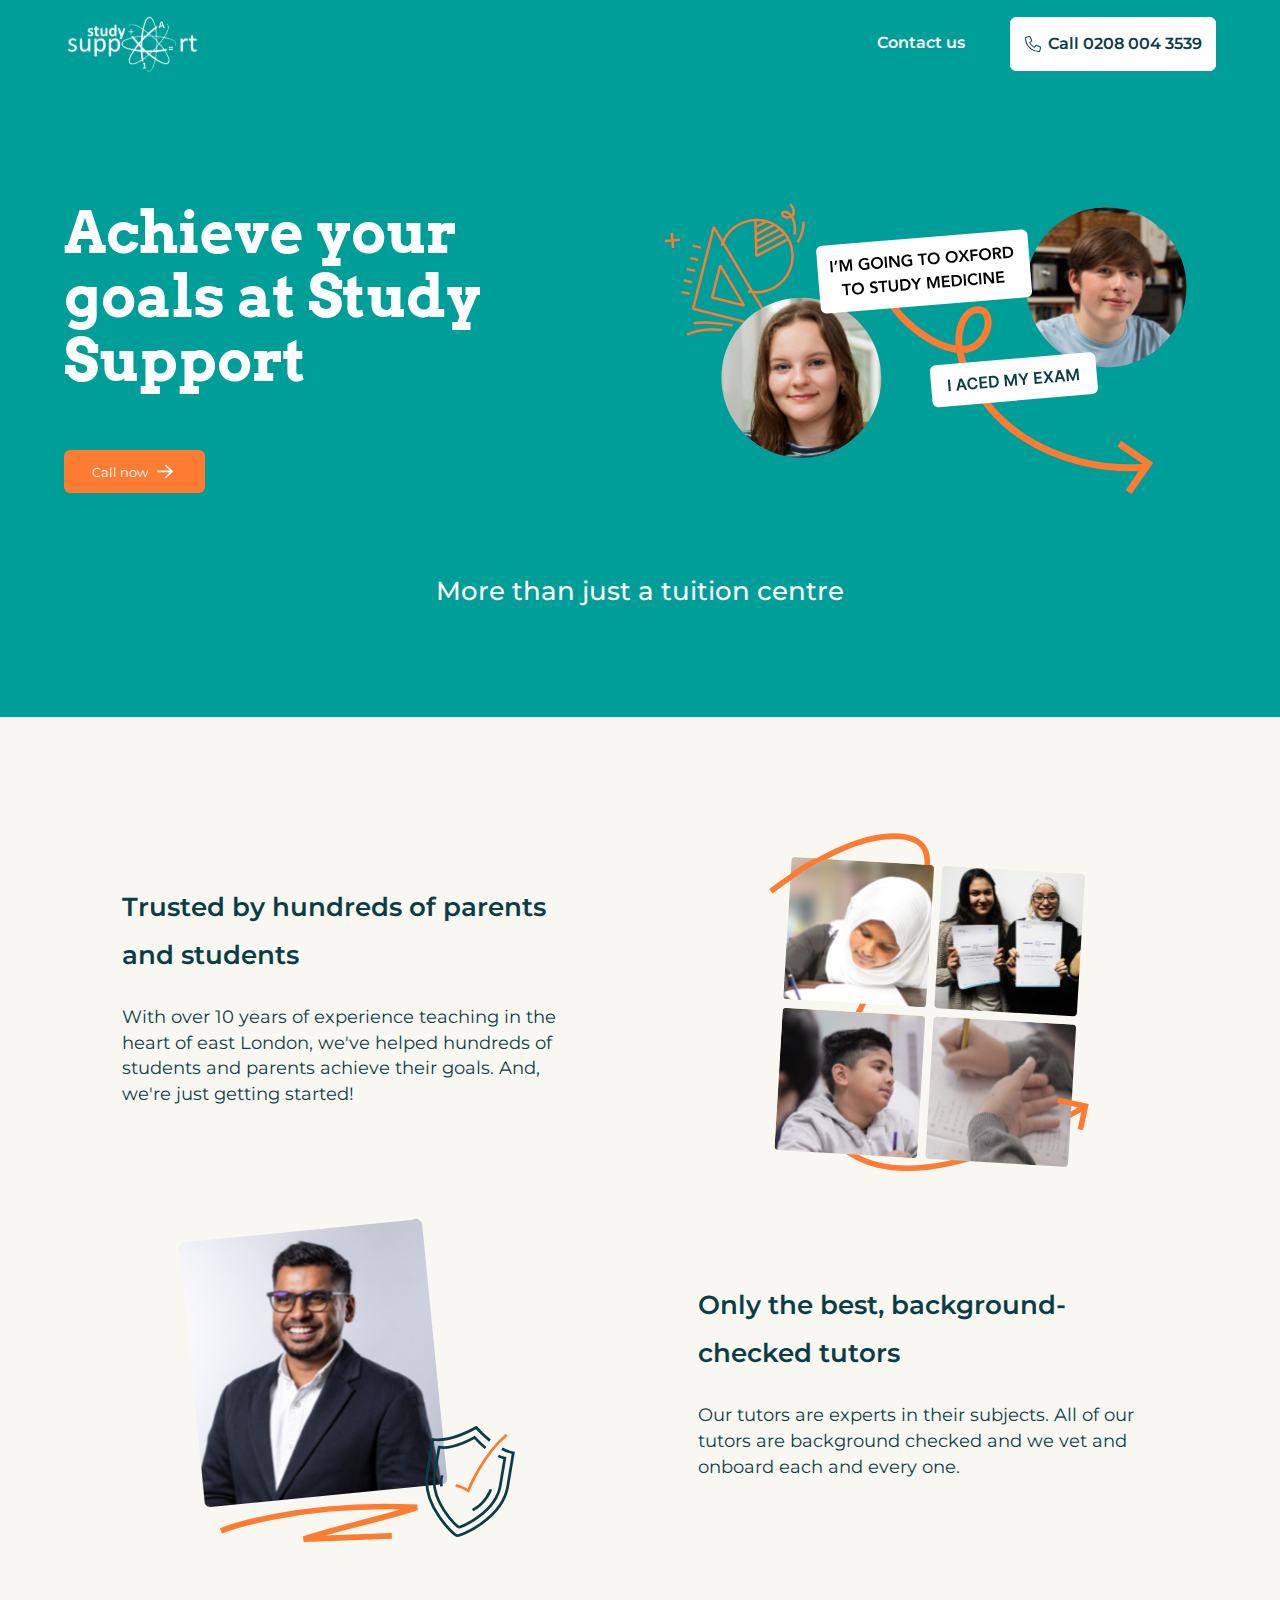
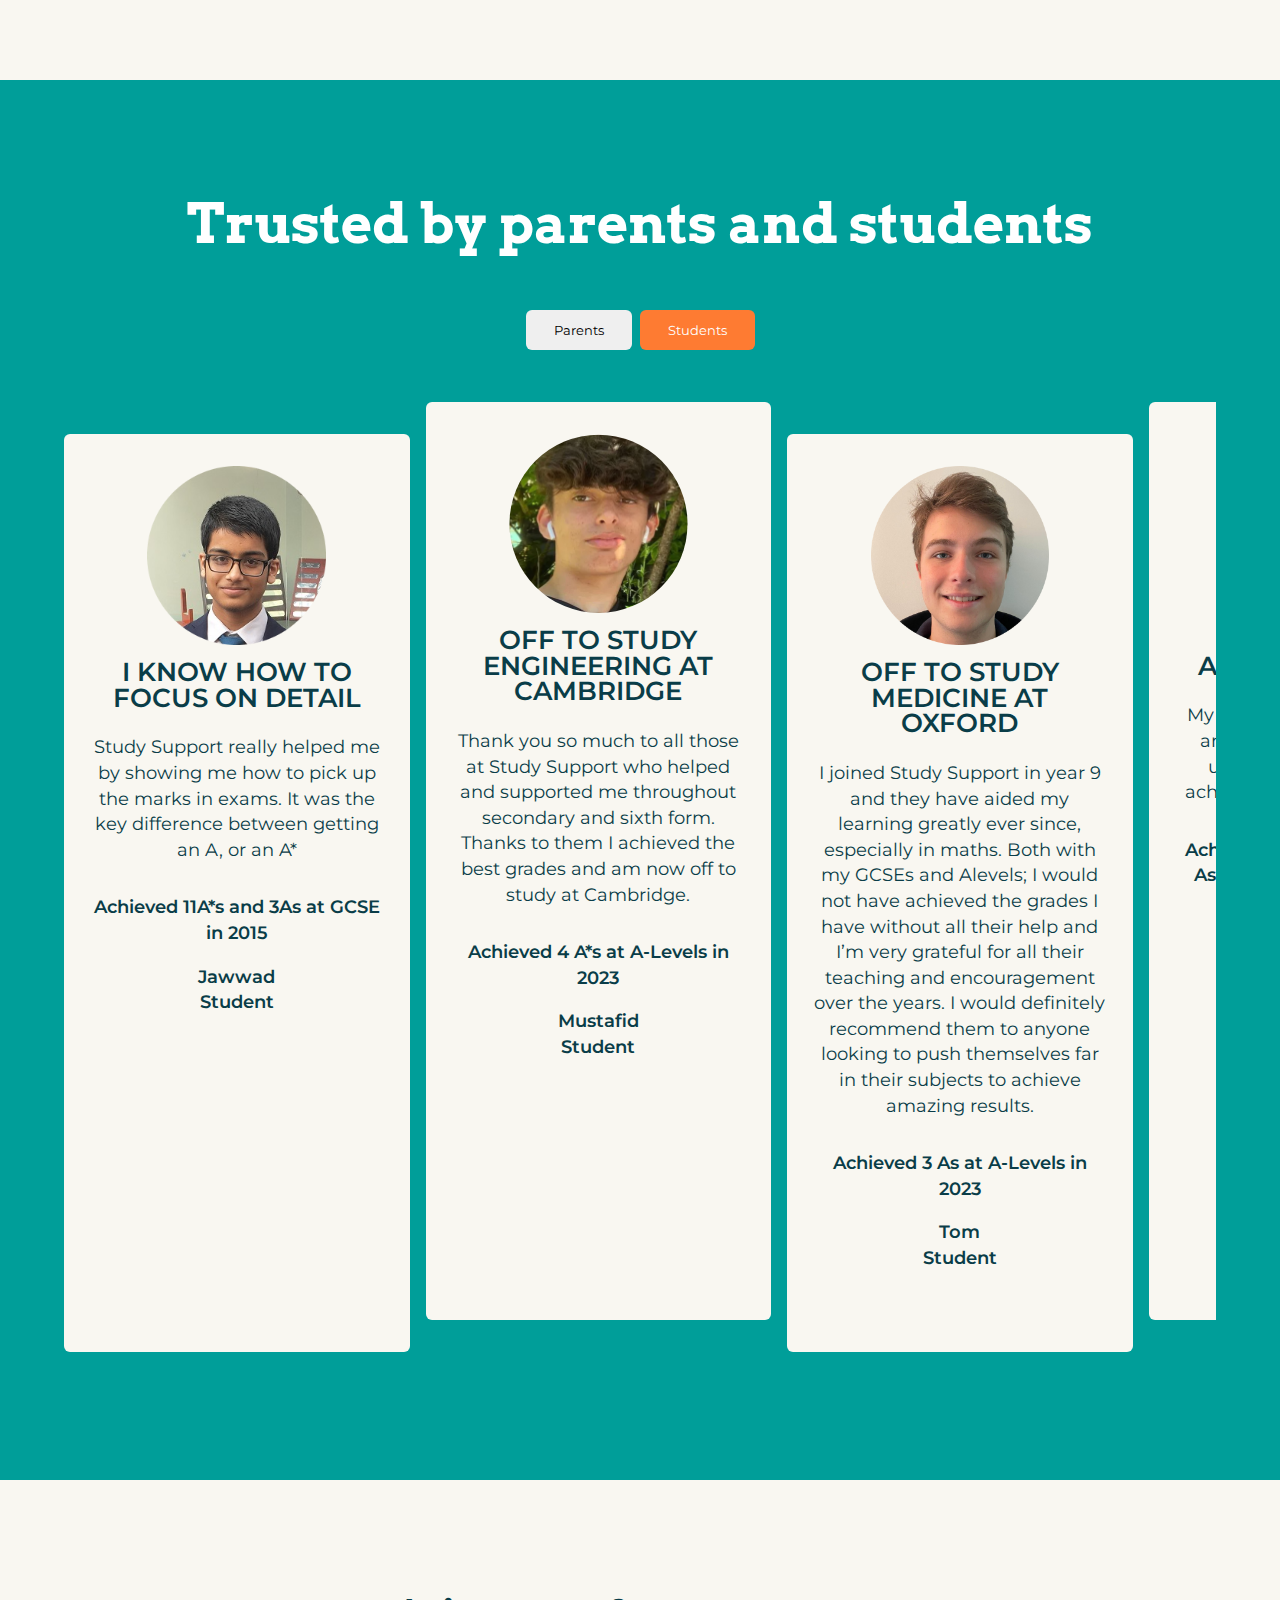
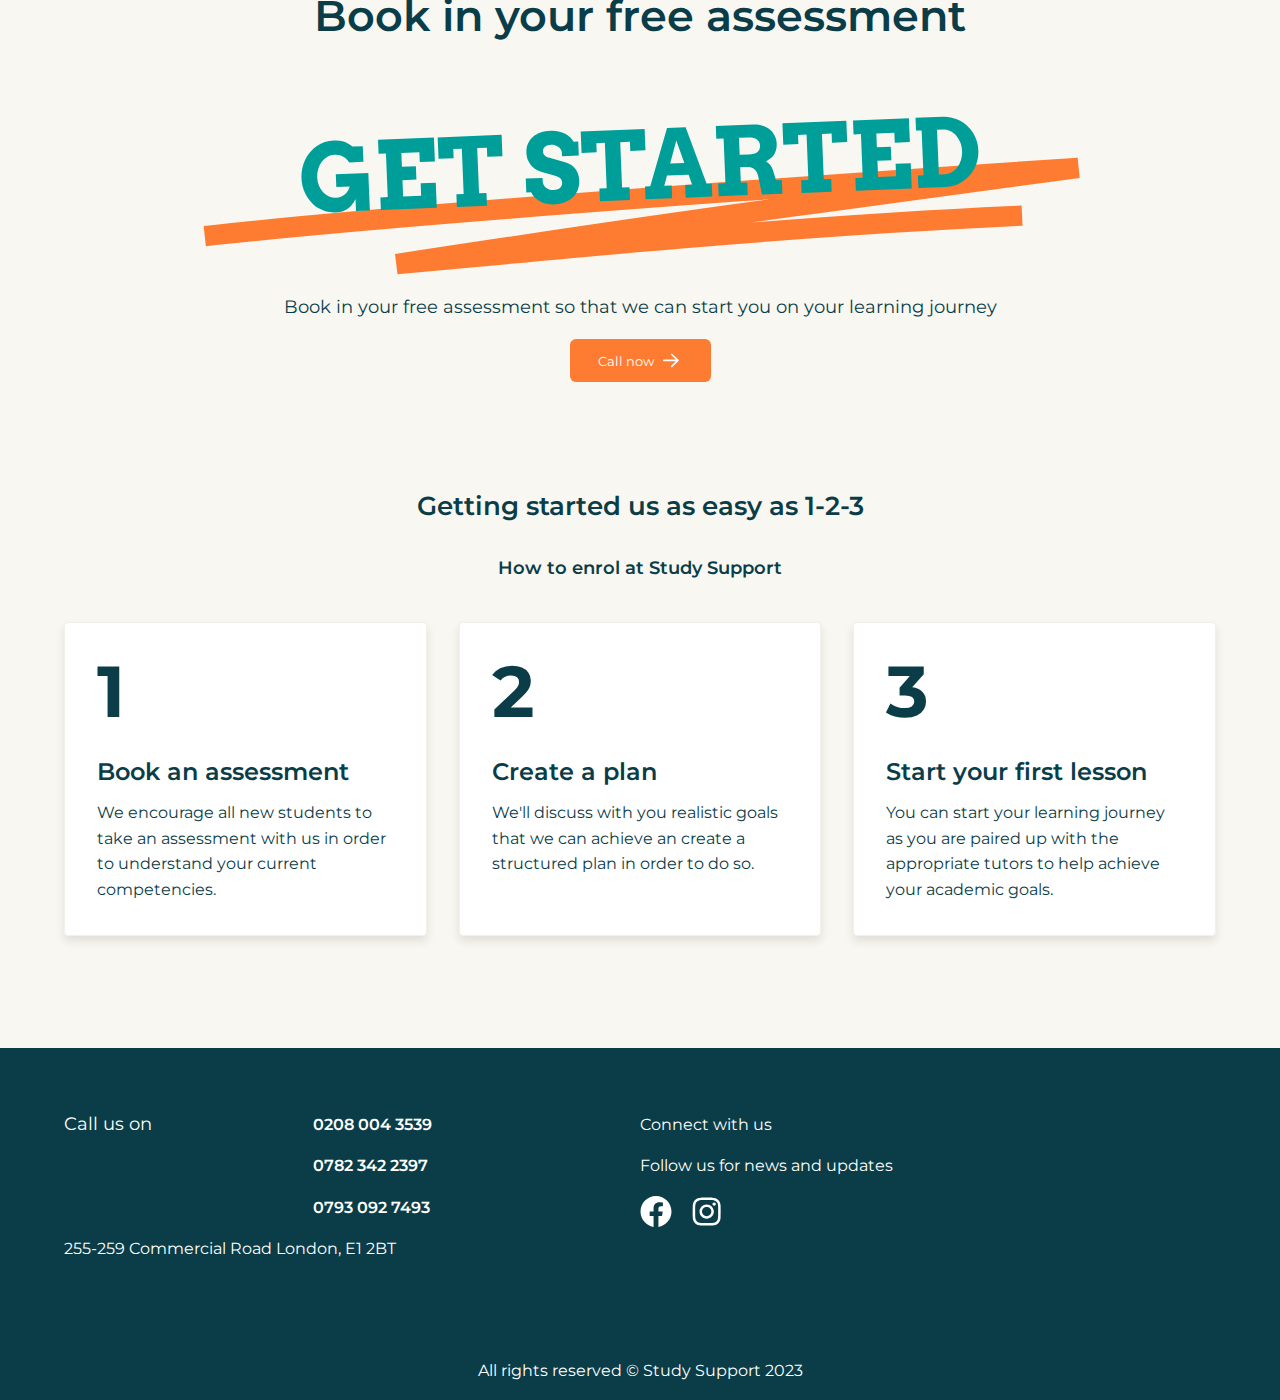
<file: index.html>
<!DOCTYPE html>
<html lang="en">
  <head>
    <meta charset="UTF-8" />
    <meta name="viewport" content="width=device-width, initial-scale=1.0" />
    <title>Study Support</title>
    <link rel="stylesheet" href="style.css" />
    <script src="./hamrburger.js" defer></script>
    <link rel="shortcut icon" href="./assets/favicon.png" type="image/x-icon" />
    <link rel="preconnect" href="https://fonts.googleapis.com">
    <link rel="preconnect" href="https://fonts.googleapis.com">
    <link rel="preconnect" href="https://fonts.gstatic.com" crossorigin>
    <link href="https://fonts.googleapis.com/css2?family=Arvo:ital,wght@0,400;0,700;1,400;1,700&family=Montserrat:wght@400;500;600;700;800&display=swap" rel="stylesheet">
  </head>
  <body>
    <header class="bg-primary">
      <div class="container navbar desktop-only">
        <div><a href="./index.html">
            <h3 class="logo"><img src="./assets//logo.svg" alt="Study Support logo"></h3>
        </a></div>
        <nav class="fs-small-2">
          <ul>
            <!-- <li>Class times & Pricing</li> -->
            <a href="./contact-us.html"><li>Contact us</li></a>
            <a href="tel:02080043539" alt="Call study support">
                <li class="bg-neutral-1 nav-contact"><img src="./assets/phone.svg" alt="Telephone">Call 0208 004 3539</li>
            </a>
          </ul>
        </nav>
      </div>
      <div class="container navbar mobile-only">
          <div class="logo"><a href="./index.html">
            <h3 class="logo"><img src="./assets//logo.svg" alt="Study Support logo"></h3>
          </a></div>
            <div class="navbar-toggle" id="navbarToggle">
            <div class="bar bar1"></div>
            <div class="bar bar2"></div>
            <div class="bar bar3"></div>
            </div>
      </div>
    </header>
    <main class="bg-primary">
        <nav class="navbar-mobile mobile-only" id="navbar">
            <ul>
                <!-- <a href="">
                    <li>Class times & Pricing</li>
                </a> -->
                <a href="./contact-us.html"><li>Contact us</li></a>
            </ul>
        </nav>
    
      <div class="container">
        <div class="split mb2">
          <div class="main-content">
            <h1 class="fs-large-2">Achieve your goals at Study Support</h1>
            <div class="desktop-only">
                <a href="tel:0208 004 3539" alt="Call Study Support"><button class="bg-secondary"><span>Call now</span><img src="./assets/arrow.svg" alt="right arrow"></button></a>
            </div>
            <div class="mobile-only mb2">
                <nav>
                    <ul>
                        <a href="tel:02080043539" alt="Call study support">
                            <li class="bg-neutral-1 nav-contact"><img src="./assets/phone.svg" alt="Telephone">Call 0208 004 3539</li>
                        </a>
                    </ul>
                </nav>
            </div>
          </div>
          <div class="main-image">
            <img
            src="./assets/hero.svg"
            alt="I'm going to oxford to study medicine. I aced my exam."
            />
          </div>
        </div>
        <h4 class="text-center fs-medium-2">More than just a tuition centre</h4>
      </dv>
    </main>
    <section class="bg-neutral-2">
        <div class="container">
            <div class="split mb2">
                <div class="tutor-section">
                    <h3 class="fs-medium-2">Trusted by hundreds of parents and students</h3>
                    <p>With over 10 years of experience teaching in the heart of east London, we've helped  hundreds of students and parents achieve their goals. And, we're just getting started!</p>
                </div>
                <div class="tutor-section"><img class="tutor-section--img" src="./assets/tutorgraphic.svg" alt="Tutor graphic"></div>
            </div>
            <div class="split flex-reverse">
                <div class="tutor-section">
                    <h3 class="fs-medium-2">Only the best, background-checked tutors</h3>
                    <p>Our tutors are experts in their subjects. All of our tutors are background checked and we vet and onboard each and every one.</p>
                </div>
                <div class="tutor-section"><img class=" tutor-section--img" src="./assets/tutorgraphic2.svg" alt="Tutor Graphic 2"></div>
            </div>
        </div>
    </section>
    <section class="bg-primary">
        <div class="container text-center">
            <h2 class="fs-large-3">Trusted by parents and students</h2>
            <div class="button-container">
                <button id="parentsButton">Parents</button><button id="studentsButton" class="bg-secondary">Students</button>
            </div>
                <div id="studentReviews" class="review-section-student">
                    <div class="review">
                        <img src="./assets/studentprofile1.png" alt="Student profile 1">
                        <p class="review-title">I KNOW HOW TO FOCUS ON DETAIL</p>
                        <p class="review-comment">Study Support really helped me by showing me how to pick up the marks in exams. It was the key difference between getting an A, or an A*</p>
                        <p class="review-result">Achieved 11A*s and 3As at GCSE in 2015</p>
                        <div class="review-reviewer">Jawwad <br> Student</div>
                    </div>
                    <div class="review">
                        <img src="./assets/studentprofile2.svg" alt="Student profile 2">
                        <p class="review-title">OFF TO STUDY ENGINEERING AT CAMBRIDGE</p>
                        <p class="review-comment">Thank you so much to all those at Study Support who helped and supported me throughout secondary and sixth form. Thanks to them I achieved the best grades and am now off to study at Cambridge.</p>
                        <p class="review-result">Achieved 4 A*s at A-Levels in 2023</p>
                        <div class="review-reviewer">Mustafid <br> Student</div>
                    </div>
                    <div class="review">
                        <img src="./assets/studentprofile3.png" alt="Student profile 3">
                        <p class="review-title">OFF TO STUDY MEDICINE AT OXFORD</p>
                        <p class="review-comment">I joined Study Support in year 9 and they have aided my learning greatly ever since, especially in maths. Both with my GCSEs and Alevels; I would not have achieved the grades I have without all their help and I’m very grateful for all their teaching and encouragement over the years. I would definitely recommend them to anyone looking to push themselves far in their subjects to achieve amazing results.</p>
                        <p class="review-result">Achieved 3 As at A-Levels in 2023</p>
                        <div class="review-reviewer">Tom <br> Student</div>
                    </div>
                    <div class="review">
                        <img src="./assets/studentprofile4.svg" alt="Student profile 3">
                        <p class="review-title">TUTORS WERE ALWAYS HELPFUL</p>
                        <p class="review-comment">My tutors were always helpful and made it easy for me to understand. I was able to achieve from their experience.</p>
                        <p class="review-result">Achieved 6 A*s (grade 8) and 2 As (grade 7) at GCSE in 2023</p>
                        <div class="review-reviewer">Amirah <br> Student</div>
                    </div>
                </div>
                <div id="parentReviews" class="review-section-parent">
                    <div class="review">
                        <!-- <img src="./assets/studentprofile2.svg" alt="Student profile 2"> -->
                        <p class="review-comment">Thanks in no small measure to the very focussed tutoring received over these past years from your excellent academy.</p>
                        <div class="review-reviewer">Christopher Allen <br> Parent</div>
                    </div>
                    <div class="review">
                        <!-- <img src="./assets/studentprofile3.svg" alt="Student profile 3"> -->
                        <p class="review-comment">My son has been going to study support for a couple of years now and they have increasingly helped him to go through in his SAT's and are now currently helping him get through in his GCSE's. They have helped him progress in his work to the higher level and now he is more confident in his work. Now my daughter has joined them and she is doing very well. Overall, excellent service from all the staff and I am very happy with it.</p>
                        <div class="review-reviewer">Leo Henok <br> Parent</div>
                    </div>
                    <div class="review">
                        <!-- <img src="./assets/studentprofile1.svg" alt="Student profile 1"> -->
                        <p class="review-comment">Our gratitude to everyone especially all teachers at Study Support in helping our son Mustafid to achieve his results.</p>
                        <div class="review-reviewer">Monwara Sultana
                            <br> Student</div>
                    </div>
                </div>
        </div>
    </section>
    <section class="bg-neutral-2">
        <div class="container">
            <div class="container container--narrow text-center mb6">
                <h3 class="fs-medium-1">Book in your free assessment</h3>
                <img src="./assets/getstarted.svg" alt="Get Started">
                <p>Book in your free assessment so that we can start you on your learning journey</p>
                <a href="tel:0208 004 3539" alt="Call Study Support"><button class="bg-secondary"><span>Call now</span><img src="./assets/arrow.svg" alt="right arrow"></button></a>
            </div>
            <div>
                <h3 class="text-center fs-medium-2">Getting started us as easy as 1-2-3</h3>
                <p class="text-center mb2_5 semi-bold">How to enrol at Study Support</p>
                <div class="booking-section split">
                    <div class="booking-step bg-neutral-1">
                        <div class="booking-step-number mb2">1</div>
                        <div class="booking-step-title mb1">Book an assessment</div>
                        <div class="booking-step-text fs-small-2"> We encourage all new students to take an assessment with us in order to understand your current competencies.</div>
                    </div>
                    <div class="booking-step bg-neutral-1">
                        <div class="booking-step-number mb2">2</div>
                        <div class="booking-step-title mb1">Create a plan</div>
                        <div class="booking-step-text fs-small-2">We'll discuss with you realistic goals that we can achieve an create a structured plan in order to do so.</div>
                    </div>
                    <div class="booking-step bg-neutral-1">
                        <div class="booking-step-number mb2">3</div>
                        <div class="booking-step-title mb1">Start your first lesson</div>
                        <div class="booking-step-text fs-small-2">You can start your learning journey as you are paired up with the appropriate tutors to help achieve your academic goals. </div>
                    </div>
                </div>
            </div>
        </div>
    </section>
    <footer class="bg-dark">
        <div class="container">
            <div class="split footer-info fs-small-2">
                <div>
                    <div class="contact-container">
                        <p>Call us on</p>
                        <div class="contact-numbers">
                            <a href="tel:0208 004 3539" alt="Call study support contact 1">
                              <div class="contact-info mb1">0208 004 3539</div>
                            </a>
                            <a href="tel:0782 342 2397" alt="Call study support contact 2">
                              <div class="contact-info mb1">0782 342 2397</div>
                            </a>
                            <a href="tel:0793 092 7493" alt="Call study support contact 3">
                              <div class="contact-info mb1">0793 092 7493</div>
                            </a>
                          </div>
                    </div>
                    <div class="contact-address-footer mb2">
                        255-259 Commercial Road London, E1 2BT
                    </div>
                </div>
                <div>
                    <div class="mb1">Connect with us</div>
                    <p class="fs-small-2">Follow us for news and updates</p>
                    <div class="socials">
                        <a href="http://facebook.com/studysupportuk" target="_blank"><img class="fb-icon" src="./assets//facebook.svg" alt="facebook"></a>
                        <a href="http://instagram.com/studysupport" target="_blank"><img class="ig-icon" src="./assets/instagram.svg" alt="instagram"></a>
                    </div>
                </div>
            </div>
            <div class="text-center fs-small-2">All rights reserved © Study Support 2023</div>
        </div>
    </footer>
  </body>
</html>

<script>
    const parentsButton = document.getElementById("parentsButton");
    const studentsButton = document.getElementById("studentsButton");
    const studentReviews = document.getElementById("studentReviews");
    const parentReviews = document.getElementById("parentReviews");

    parentsButton.addEventListener("click", () => {
        parentsButton.classList.add("bg-secondary"); 
        studentsButton.classList.remove("bg-secondary");
        studentReviews.style.display = "none";
        parentReviews.style.display = "flex";
    });

    studentsButton.addEventListener("click", () => {
        studentsButton.classList.add("bg-secondary");
        parentsButton.classList.remove("bg-secondary");
        parentReviews.style.display = "none";
        studentReviews.style.display = "flex";
    });
</script>
</file>
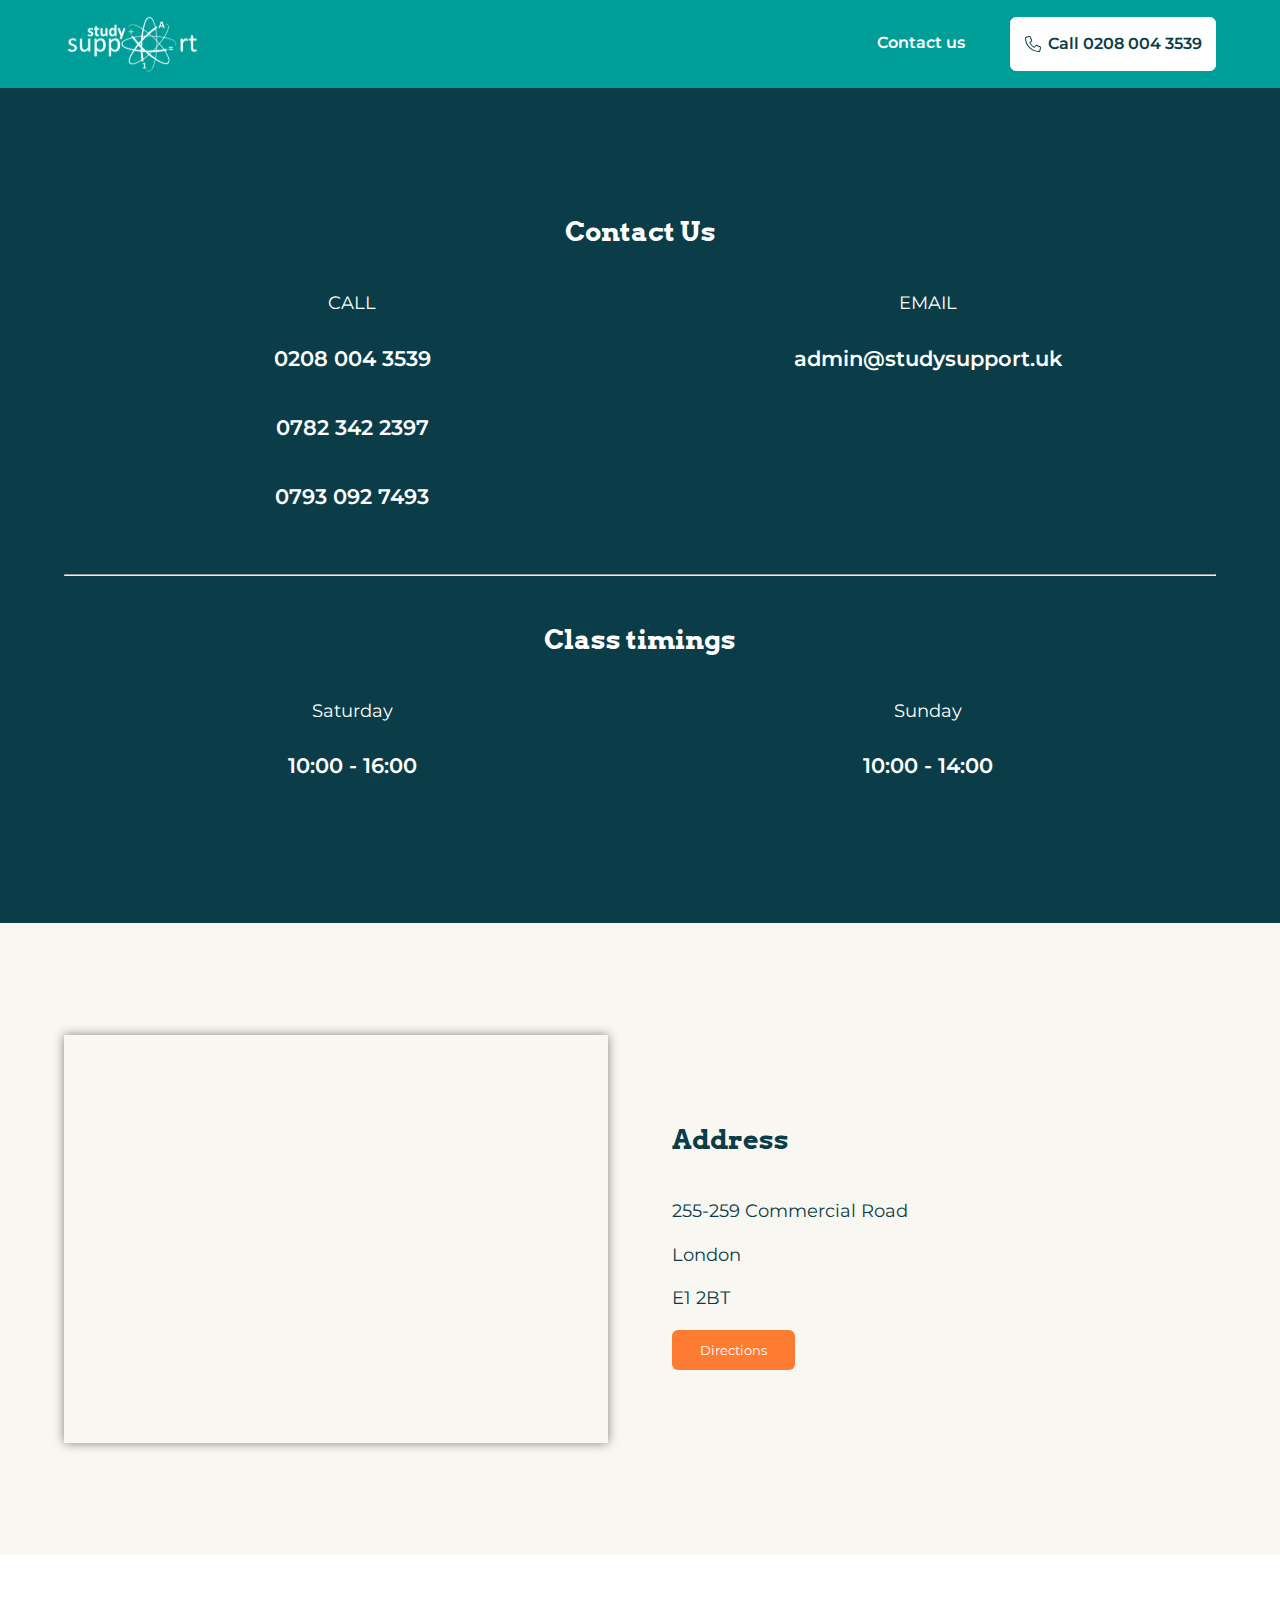
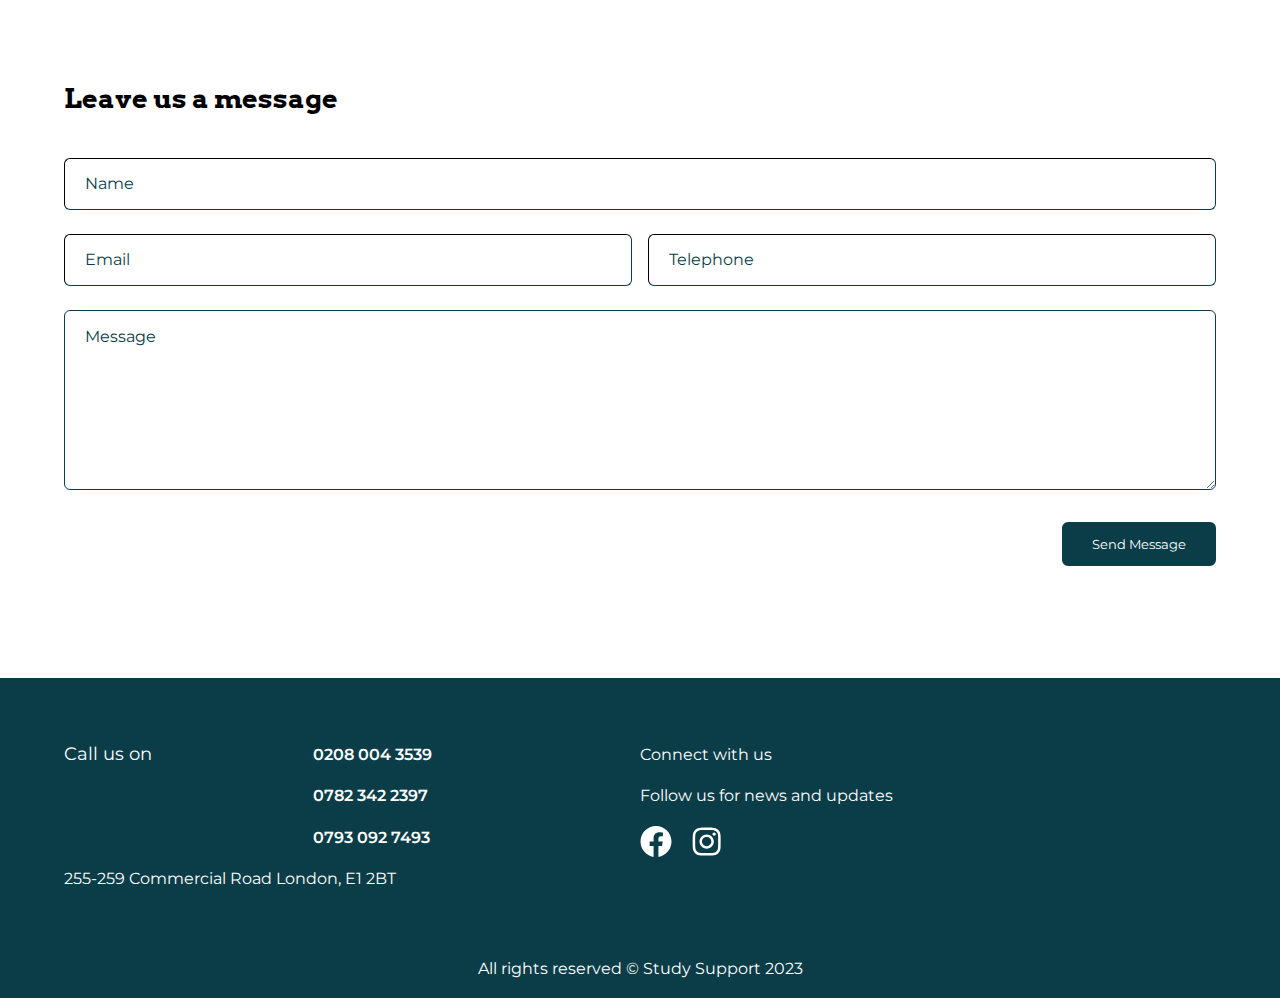
<file: contact-us.html>
<!DOCTYPE html>
<html lang="en">
<head>
    <head>
        <meta charset="UTF-8" />
        <meta name="viewport" content="width=device-width, initial-scale=1.0" />
        <title>Contact Us - Study Support</title>
        <link rel="stylesheet" href="style.css" />
        <link rel="shortcut icon" href="./assets/favicon.png" type="image/x-icon" />
        <script src="./hamrburger.js" defer></script>
        <link rel="shortcut icon" href="favicon.ico" type="image/x-icon" />
        <link rel="preconnect" href="https://fonts.googleapis.com">
        <link rel="preconnect" href="https://fonts.googleapis.com">
        <link rel="preconnect" href="https://fonts.gstatic.com" crossorigin>
        <link href="https://fonts.googleapis.com/css2?family=Arvo:ital,wght@0,400;0,700;1,400;1,700&family=Montserrat:wght@400;500;600;700;800&display=swap" rel="stylesheet">
      </head>
</head>
<body>
  <header class="bg-primary">
    <div class="container navbar desktop-only">
      <div><a href="./index.html">
        <h3 class="logo"><img src="./assets//logo.svg" alt="Study Support logo"></h3>
      </a></div>
      <nav class="fs-small-2">
        <ul>
          <!-- <li>Class times & Pricing</li> -->
          <a href="./contact-us.html"><li>Contact us</li></a>
          <a href="tel:02080043539" alt="Call study support">
              <li class="bg-neutral-1 nav-contact"><img src="./assets/phone.svg" alt="Telephone">Call 0208 004 3539</li>
          </a>
        </ul>
      </nav>
    </div>
    <div class="container navbar mobile-only">
        <div class="logo"><a href="./index.html">
          <h3 class="logo"><img src="./assets/logo.svg" alt="Study Support logo"></h3>
        </a></div>
          <div class="navbar-toggle" id="navbarToggle">
          <div class="bar bar1"></div>
          <div class="bar bar2"></div>
          <div class="bar bar3"></div>
          </div>
    </div>
  </header>

      <section class="bg-dark">
        <nav class="navbar-mobile navbar-mobile--light mobile-only" id="navbar">
          <ul>
              <!-- <a href="">
                  <li>Class times & Pricing</li>
              </a> -->
              <a href="./contact-us.html"><li>Contact us</li></a>
          </ul>
      </nav>
        <div class="container">
          <h2 class="text-center">Contact Us</h2>
          <div class="split text-center">
            <div class="contact-number">
              <p>CALL</p>
              <a href="tel:0208 004 3539" alt="Call study support contact 1">
                <h3>0208 004 3539</h3>
              </a>
              <a href="tel:0782 342 2397" alt="Call study support contact 2">
                <h3>0782 342 2397</h3>
              </a>
              <a href="tel:0793 092 7493" alt="Call study support contact 3">
                <h3>0793 092 7493</h3>
              </a>
            </div>
            <div class="contact-email">
              <p>EMAIL</p>
              <a href="mailto:admin@studysupport.uk?subject=Study Support Enquiry">
                <h3>admin@studysupport.uk</h3>
              </a>
            </div>
          </div>
          <hr class="mb2 mt2">
          <h2 class="text-center">Class timings</h2>
          <div class="split text-center">
            <div class="class-day">
              <p>Saturday</p>
              <h3>10:00 - 16:00</h3>
            </div>
            <div class="class-time">
              <p>Sunday</p>
              <h3>10:00 - 14:00</h3>
            </div>
          </div>
        </div>
      </section>

      <section class="bg-neutral-2">
        <div class="container">
            <div class="contact-location">
                <div class="contact-location-content split">
                  <div class="contact-map">
                    <iframe src="https://www.google.com/maps/embed?pb=!1m18!1m12!1m3!1d2482.9205016293263!2d-0.060167024248569366!3d51.51467447181502!2m3!1f0!2f0!3f0!3m2!1i1024!2i768!4f13.1!3m3!1m2!1s0x4876032d4c00590f%3A0x38e8fe40439cc4af!2sFloor%203%2C%20259%20Commercial%20Rd%2C%20London%20E1%202BT!5e0!3m2!1sen!2suk!4v1693078541853!5m2!1sen!2suk" width="100%" height="100%" style="border:0;" allowfullscreen="" loading="lazy" referrerpolicy="no-referrer-when-downgrade"></iframe>
                  </div>
                  <div class="contact-address">
                    <h2>Address</h2>
                    <p>255-259 Commercial Road</p>
                    <p>London</p>
                    <p>E1 2BT</p>
                    <button class="direction-btn bg-secondary">
                    <a href="https://goo.gl/maps/JLkVYmwy63VvALFMA" target="__blank"
                        >Directions</a
                    >
                    </button>
                  </div>
                </div>
              </div>
        </div>
      </section>

      <section>
        <div class="container">
            <div class="form-section">
                <div class="form-content">
                  <div class="form-title"><h2>Leave us a message</h2></div>
                  <form
                    action="https://formsubmit.co/e5fd64da27c906e96ee5fa041fce4bc1"
                    method="POST"
                  >
                    <input type="text" name="_honey" style="display: none" />
                    <input type="hidden" name="_captcha" value="false" />
                    <input type="hidden" name="_subject" value="Study Support Enquiry">
                    <div class="form-top">
                      <input type="text" name="name" placeholder="Name" required />
                    </div>
                    <div class="form-middle">
                      <input type="email" name="email" placeholder="Email" required />
                      <input type="tel" name="phone" placeholder="Telephone" required />
                    </div>
                    <div class="form-end">
                      <textarea
                        name="message"
                        placeholder="Message"
                        id="message"
                      ></textarea>
                    </div>
                    <button type="submit">Send Message</button>
                  </form>
                </div>
              </div>
        </div>
      </section>


      <footer class="bg-dark">
        <div class="container">
            <div class="split footer-info fs-small-2">
                <div>
                    <div class="contact-container">
                        <p>Call us on</p>
                        <div class="contact-numbers">
                          <a href="tel:0208 004 3539" alt="Call study support contact 1">
                            <div class="contact-info mb1">0208 004 3539</div>
                          </a>
                          <a href="tel:0782 342 2397" alt="Call study support contact 2">
                            <div class="contact-info mb1">0782 342 2397</div>
                          </a>
                          <a href="tel:0793 092 7493" alt="Call study support contact 3">
                            <div class="contact-info mb1">0793 092 7493</div>
                          </a>
                        </div>
                    </div>
                    <div class="contact-address-footer">
                        255-259 Commercial Road London, E1 2BT
                    </div>
                </div>
                <div>
                    <div class="mb1">Connect with us</div>
                    <p class="fs-small-2">Follow us for news and updates</p>
                    <div class="socials">
                      <a href="http://facebook.com/studysupportuk" target="_blank"><img class="fb-icon" src="./assets//facebook.svg" alt="facebook"></a>
                      <a href="http://instagram.com/studysupport" target="_blank"><img class="ig-icon" src="./assets/instagram.svg" alt="instagram"></a>
                    </div>
                </div>
            </div>
            <div class="text-center fs-small-2">All rights reserved © Study Support 2023</div>
        </div>
    </footer>
</body>
</html>
</file>
<file: style.css>
* {
    box-sizing: border-box;
    margin: 0;
    padding: 0;
}


:root {
    --clr-primary-300: #009E99;
    --clr-primary-900: #0A3D48;

    --clr-neutral-100: #FFF;
    --clr-neutral-200: #F9F7F1;
    --clr-neutral-300: #F1F0E9; 

    --clr-secondary-500: #FE7B32;

    --ff-accent: 'Arvo', serif;
    --ff-primary: 'Montserrat', sans-serif;

    --fs-large-1: 4.5rem;
    --fs-large-2: 3.625rem;
    --fs-large-3: 3.375rem;

    --fs-medium-1: 2.7rem;
    --fs-medium-2: 1.625rem;
    --fs-medium-3: 1.5rem;

    --fs-small-1: 1.125rem;
    --fs-small-2: 1rem;
}

body {
    font-family: var(--ff-primary);
    font-weight: 400;
    font-size: 1.125rem;
    line-height: 1.6rem;
}

h1 {
    font-weight: 700;
}

h1, h2 {
    line-height: 4rem;
    font-family: var(--ff-accent);
}

h3 {
    line-height: 3rem;
    font-family: var(--ff-primary);
}

h1, h2, h3, p {
    margin-bottom: 1em;
} 

h4 {
    font-weight: 500;
}

p {
    font-size: var(--fs-small-1);
}

button {
    padding: 0.75rem 1.75rem;
    border-radius: 0.375rem;
    border: none;
    cursor: pointer;
    font-family: var(--ff-primary);
    display: inline-flex;
    align-items: center;
    gap: 5px;
}

.button-container {
    display: inline-flex;
    gap: 0.5rem;
    margin-bottom: 1.25rem;
}

.bg-primary {
    background-color: var(--clr-primary-300);
    color: var(--clr-neutral-100);
}

.bg-secondary {
    background-color: var(--clr-secondary-500);
    color: var(--clr-neutral-100);
}

.bg-neutral-1 {
    background-color: var(--clr-neutral-100);
    color: var(--clr-primary-900);
}

.bg-neutral-2 {
    background-color: var(--clr-neutral-200);
    color: var(--clr-primary-900);
}

.bg-dark {
    background-color: var(--clr-primary-900);
    color: var(--clr-neutral-100);
}

.fs-large-1, .booking-step-number {
    font-size: var(--fs-large-1);
}

.fs-large-2 {
    font-size: var(--fs-large-2);
}

.fs-large-3 {
    font-size: var(--fs-large-3);
}

.fs-medium-1 {
    font-size: var(--fs-medium-1);
}

.fs-medium-2, .review-title {
    font-size: var(--fs-medium-2);
}

.fs-medium-3, .booking-step-title {
    font-size: var(--fs-medium-3);
}

.fs-small-1 {
    font-size: var(--fs-small-1);
}

.fs-small-2 {
    font-size: var(--fs-small-2);
}

.navbar {
    display: flex;
    justify-content: space-between;
    align-items: center;
    padding-top: 1rem;
}

.logo {
    margin: 0;
    display: flex;
    align-items: center;
}

.logo img {
    height: 3.5rem;
}

.nav-contact {
    border-radius: 0.375rem;
    border: 1px solid #FFF;
    display: flex;
    align-items: center;
    justify-content: center;
    gap: 0.3rem;
}

nav ul {
    display: flex;
    gap: 1rem;
}

a {
    text-decoration: none;
    color: inherit;
}

nav ul li {
    list-style: none;
    font-weight: 600;
    font-size: 0.8rem;
    padding: 0.8rem;
}

#studentReviews, #parentReviews {
    overflow-x: scroll;
    padding-bottom: 1rem;
}

.review-section-student, .review-section-parent {
    display: flex;
}

.review {
    color: var(--clr-primary-900);
    background-color: var(--clr-neutral-200);
    flex: 1;
    padding: 2rem 1.6rem 5rem 1.6rem;
    border-radius: 0.375rem;
    min-width: 320px;
}

.review img {
    width: 178.72px;
    height: 178.72px;
}

.review-title {
    margin-top: 0.5rem;
    margin-bottom: 1.5rem;
}

.review-comment {
    margin-bottom: 2rem;
}

.review-result, .review-reviewer {
    font-weight: 600;
}

section, main {
    padding: 4rem 0;
}

.main-content h1{
    width: min(90%, 35rem);
}

.main-image {
    display: flex;
    margin-top: 2rem;
    justify-content: center;
    align-content: center;
}

.container {
    margin-inline: auto;
    width: min(90%, 75rem);
}

.container--narrow {
    width: min(90%, 62.5rem);
}

img {
    max-width: 100%;
}

.split {
    display: flex;
    flex-direction: column;
}

.text-center {
    text-align: center;
}

.text-right {
    text-align: right;
}

.tutor-section {
    display: flex;
    flex-direction: column;
    justify-content: center;
    align-items: center;
    padding: 0;

}

.tutor-section--img {
    width: 50%;
}

.mb1 {
    margin-bottom: 1rem;
}

.mt2 {
    margin-top: 2rem;
}

.mb2 {
    margin-bottom: 2rem;
}

.mb2_5 {
    margin-bottom: 2.5rem;
} 

.mb6 {
    margin-bottom: 6.25rem;
}

.booking-section {
    gap: 2rem;
}

.booking-step {
    border: 1px solid #F1F0E9;
    box-shadow: 0px 5px 10px 0px #0000001A;
    border-radius: 0.25rem;
    padding: 2rem;
}

.booking-step-number {
    line-height: var(--fs-large-1);
    font-weight: 700;
}

.semi-bold, .booking-step-title, h3, .contact-info, .review-title {
    font-weight: 600;
}

footer {
    padding-bottom: 1rem;
} 

.footer-info {
    padding: 4rem 0;
}

.contact-container {
    display: flex;
    justify-content: space-between;
}

.fb-icon {
    margin-right: 1rem;
}

.review-section-student, .review-section-parent {
    gap: 1rem;
    margin-top: 2rem;
}

.review-section-parent {
    display: none;
}

.mobile-only {
    display: flex;
}

.desktop-only {
    display: none;
}

/* width */
::-webkit-scrollbar {
    width: 10px;
    height: 10px;
  }
  
  /* Track */
  ::-webkit-scrollbar-track {
    background: var(--clr-neutral-300);
  }
  
  /* Handle */
  ::-webkit-scrollbar-thumb {
    background: var(--clr-primary-900);
  }
  
  /* Handle on hover */
  ::-webkit-scrollbar-thumb:hover {
    background: var(--clr-secondary-500);
  }


@media (min-width: 40em) {
    section, main {
        padding: 7rem 0;
    }
    
    .split {
        flex-direction: row;
    }

    .split > * {
        flex-basis: 100%;
    }

    .flex-reverse {
        flex-direction: row-reverse;
    }

    .tutor-section {
        padding: 0 min(5%, 4rem);
    }
    
    .booking-section {
        gap: 1rem;
    }

    .booking-step {
        padding: 1rem;
    }

    .tutor-section--img {
        width: min(75%, 23rem);
    }
    
    .contact-container, .contact-address {
        width: 17rem;
    }

    .main-image {
        margin: 0;
    }

    nav ul li {
        list-style: none;
        font-weight: 600;
        font-size: 1rem;
    }

    .review-section-student .review:nth-child(odd), .review-section-parent .review:nth-child(odd) {
        margin-top: 2rem;
    }
    
    .review-section-student .review:nth-child(even), .review-section-parent .review:nth-child(even) {
        margin-bottom: 2rem;
    }
}

@media (min-width: 60rem) {
    .booking-section {
        gap: 2rem;
    }

    .booking-step {
        padding: 2rem;
    }

    .contact-container, .contact-address {
        width: 23rem;
    }

    .navbar {
        flex-direction: row;
        padding: 1rem 0;

    }

    nav ul {
        gap: 2rem;
    }

    .mobile-only {
        display: none;
    }

    .desktop-only {
        display: flex;
    }

    .review {
        min-width: 30%;
    }
}

/* Styling for contact us page  */

  .contact-location-content {
    gap: 2rem;
  }

  .contact-map,
  .contact-address {
    flex: 1;
  }

  .contact-map {
    box-shadow: 0px 0px 10px grey;
  }

  .contact-map iframe {
    min-height: 400px;
  }

  .contact-address {
    margin-block: auto;
  }

  .direction-btn {
    padding: 0;
  }

  .direction-btn a {
    padding: 0.75rem 1.75rem;
  }

  .form-section {
    display: flex;
    justify-content: center;
  }

  .form-content {
    width: 100%;
    position: relative;
  }

  form input,
  form textarea {
    width: 100%;
    padding: 1rem;
    padding-left: 20px;
    text-decoration: none;
    outline: none;
    border-radius: 6px 6px 6px 6px;
    border-width: 1.5px;
    border-color: var(--clr-primary-900);
    margin-bottom: 1.5rem;
    color: var(--clr-primary-900);
    font-size: 1rem;
  }

  .form-end textarea {
    height: 20vh;
  }

  form button {
    border: solid 2px var(--clr-primary-900);
    color: var(--clr-neutral-100);
    background-color: var(--clr-primary-900);
    float: right;
    cursor: pointer;
  }

  ::placeholder {
    font-family: var(--ff-primary);
    font-size: 1rem;
    color: var(--clr-primary-900);
  }

  @media (min-width: 60em) {
    
    .contact-location-content {
        gap: 4rem;
    }
    
  }

  @media (min-width: 40em) {
    
    .form-middle {
        display: flex;
        gap: 1rem;
    }
  }

/* mobile navbar styling */

.navbar-toggle {
    cursor: pointer;
    display: flex;
    flex-direction: column;
    justify-content: space-between;
    height: 24px;
    transition: transform 0.3s;
}

.bar {
    width: 30px;
    height: 3px;
    background-color: white;
    transition: transform 0.3s, opacity 0.3s;
}

.active .navbar-toggle {
    transform: rotate(45deg);
}

.active .bar.bar1 {
    transform: rotate(-45deg) translate(-10px, 8px);
}

.active .bar.bar2 {
    opacity: 0;
}

.active .bar.bar3 {
    transform: rotate(45deg) translate(-5px, -6px);
}

main, section {
    position: relative;
    overflow-x: hidden;
}

.navbar-content {
    display: flex;
    justify-content: center;
    align-items: center;
    gap: 1rem;
}

.navbar-content li {
    padding: 0.3rem;
}

.navbar-mobile {
    position: absolute;
    top: 0;
    right: 0;
    transform: translateX(100%);
    background-color: var(--clr-primary-900);
    color: white;
    transition: transform 0.2s ease-in-out;
}

.navbar-mobile--light {
    background-color: var(--clr-primary-300);
}

.navbar-mobile.active {
    transform: translateX(0);
}

.navbar-mobile ul {
    list-style: none;
    display: flex;
    flex-direction: column;
    gap: 0;
}

.navbar-mobile a {
    border-bottom: 1px solid var(--clr-neutral-100);
}

.navbar-mobile a {
    text-decoration: none;
    color: white;
    transition: color 0.3s;
    padding: 1rem;
}

.navbar-mobile a:hover {
    color: var(--clr-secondary-500);
}
</file>
